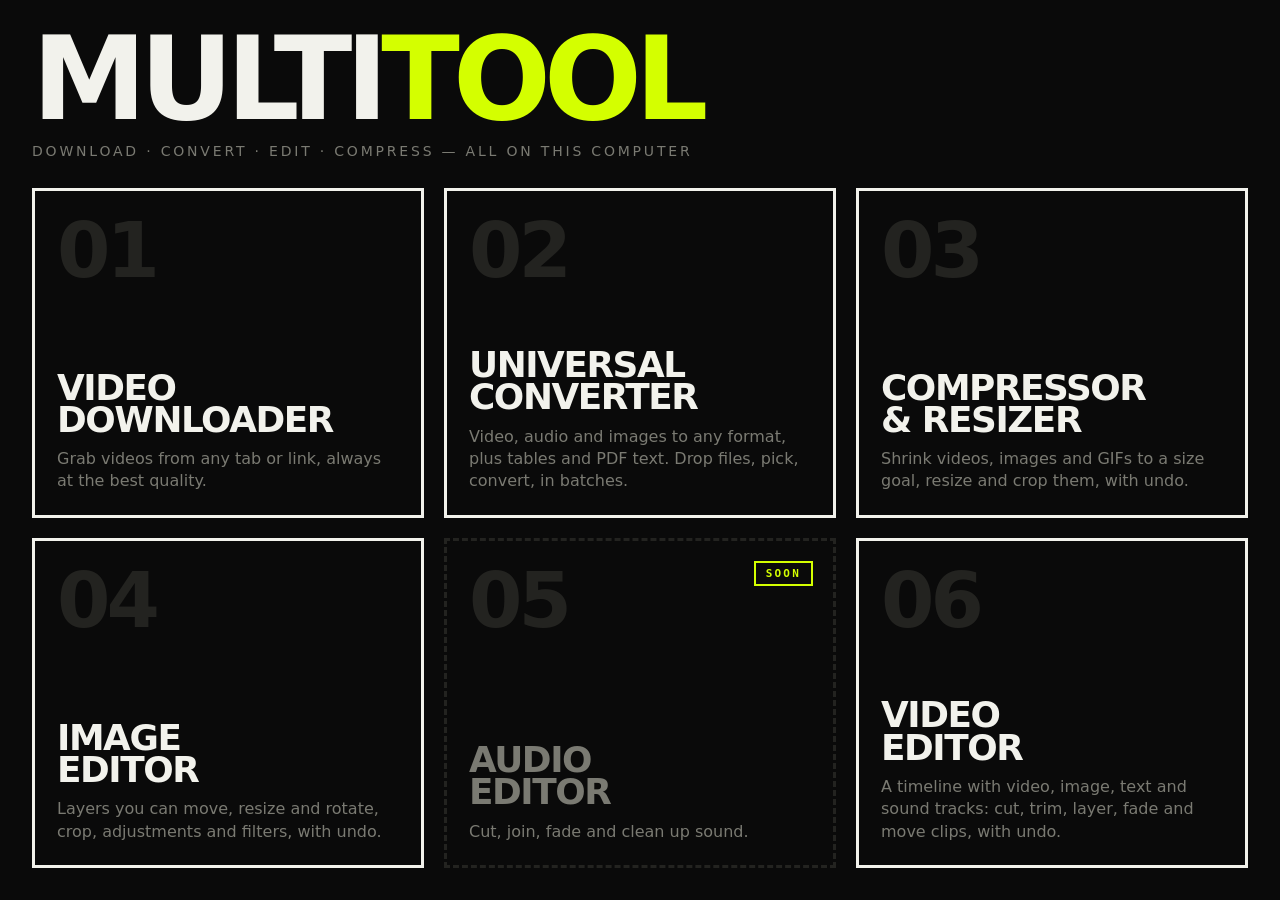
<file: index.html>
<!doctype html>
<html lang="en">
<head>
<meta charset="utf-8">
<meta name="viewport" content="width=device-width,initial-scale=1">
<title>Multitool</title>
<link rel="icon" href="data:,">
<link rel="stylesheet" href="/style.css">
</head>
<body class="home">
  <header>
    <h1>Multi<span>tool</span></h1>
    <p class="tag">Download · convert · edit · compress — all on this computer</p>
  </header>

  <nav class="tools" aria-label="Tools">
    <a class="tool" href="/downloader">
      <strong>Video<br>downloader</strong>
      <p>Grab videos from any tab or link, always at the best quality.</p>
    </a>
    <a class="tool" href="/converter">
      <strong>Universal<br>converter</strong>
      <p>Video, audio and images to any format, plus tables and PDF text. Drop files, pick, convert, in batches.</p>
    </a>
    <a class="tool" href="/compressor">
      <strong>Compressor<br>&amp; resizer</strong>
      <p>Shrink videos, images and GIFs to a size goal, resize and crop them, with undo.</p>
    </a>
    <a class="tool" href="/image">
      <strong>Image<br>editor</strong>
      <p>Layers you can move, resize and rotate, crop, adjustments and filters, with undo.</p>
    </a>
    <div class="tool soon">
      <span class="soon-tag">Soon</span>
      <strong>Audio<br>editor</strong>
      <p>Cut, join, fade and clean up sound.</p>
    </div>
    <a class="tool" href="/editor">
      <strong>Video<br>editor</strong>
      <p>A timeline with video, image, text and sound tracks: cut, trim, layer, fade and move clips, with undo.</p>
    </a>
  </nav>
</body>
</html>
</file>
<file: style.css>
/* Multitool: the look every page shares */
:root { --bg:#0a0a0a; --fg:#f2f2ec; --acc:#d4ff00; --mut:#7a7a72; --line:#232320; --err:#ff4d3d; }
* { box-sizing:border-box; margin:0; }
[hidden] { display:none !important; }  /* else a display rule (flex, block…) wins over the attribute */
body { background:var(--bg); color:var(--fg); font:16px/1.4 system-ui,"Segoe UI",sans-serif;
       max-width:1100px; margin:auto; padding:clamp(16px,4vw,56px); }
h1 { font-size:clamp(56px,13vw,168px); font-weight:900; letter-spacing:-.06em; line-height:.82; text-transform:uppercase; }
h1 span { color:var(--acc); }
.tag { margin-top:16px; color:var(--mut); font-size:14px; letter-spacing:.2em; text-transform:uppercase; }
.back { display:inline-block; margin-bottom:28px; color:var(--mut); text-decoration:none;
        font:700 13px/1 ui-monospace,Consolas,monospace; letter-spacing:.15em; text-transform:uppercase; }
.back:hover { color:var(--acc); }

form { display:flex; margin-top:40px; border:3px solid var(--fg); }
form input { flex:1; min-width:0; background:none; border:0; color:inherit; font:inherit;
             font-size:clamp(18px,2.4vw,26px); padding:20px; }
form input::placeholder { color:var(--mut); }
form textarea { flex:1; min-width:0; padding:20px; border:0; background:none; color:inherit; font:inherit; font-size:clamp(18px,2.4vw,26px);
                resize:none; field-sizing:content; max-height:9em; }  /* grows with the links pasted in */
form textarea::placeholder { color:var(--mut); }
form:focus-within { border-color:var(--acc); }
button { background:var(--acc); color:#000; border:0; font:inherit; font-weight:900; text-transform:uppercase;
         letter-spacing:.06em; padding:0 28px; cursor:pointer; }
button:hover { filter:brightness(1.1); }
button:disabled { opacity:.5; cursor:progress; }
button.alt { background:none; color:var(--acc); box-shadow:inset 0 0 0 2px var(--acc); }  /* the second of a pair */
button.alt:hover { background:var(--acc); color:#000; filter:none; }
button.x { background:none; color:var(--fg); border:2px solid var(--line); padding:0 16px; }
button.x:hover { border-color:var(--err); color:var(--err); filter:none; }
:focus-visible { outline:3px solid var(--acc); outline-offset:3px; }
form input:focus-visible { outline:none; }

.saveto { display:flex; flex-wrap:wrap; align-items:center; gap:6px 12px; margin-top:14px;
          font:13px/1.4 ui-monospace,Consolas,monospace; color:var(--mut); }
.out { color:var(--fg); overflow-wrap:anywhere; }
.pick { padding:6px 12px; font-size:11px; background:none; color:var(--acc); border:2px solid var(--acc); }
.pick:hover { background:var(--acc); color:#000; filter:none; }

progress { display:block; width:100%; height:8px; margin-top:8px; border:0; appearance:none; background:var(--line); }
progress::-webkit-progress-bar { background:var(--line); }
progress::-webkit-progress-value { background:var(--acc); transition:width .4s; }
progress::-moz-progress-bar { background:var(--acc); }
.status { min-height:1.4em; margin-top:10px; font:13px/1.4 ui-monospace,Consolas,monospace; color:var(--mut);
          overflow-wrap:anywhere; }
.live { color:var(--fg); } .ok { color:var(--acc); } .err { color:var(--err); }
.link { margin-left:8px; padding:0; background:none; color:var(--acc); font:inherit; letter-spacing:normal;
        text-transform:none; text-decoration:underline; text-underline-offset:3px; }
.link:hover { filter:none; color:var(--fg); }

h2 { display:flex; align-items:center; gap:10px; margin:64px 0 12px; font-size:14px; letter-spacing:.2em;
     text-transform:uppercase; color:var(--mut); }
h2::before { content:""; width:10px; height:10px; background:var(--acc); border-radius:50%; animation:pulse 1.6s infinite; }
h2.still::before { animation:none; }
@keyframes pulse { 50% { opacity:.2; } }
@media (prefers-reduced-motion:reduce) { h2::before { animation:none; } progress::-webkit-progress-value { transition:none; } }

ol { list-style:none; padding:0; border-top:3px solid var(--fg); }
li { display:grid; grid-template-columns:auto auto 1fr auto; gap:20px; align-items:center; padding:16px 0;
     border-bottom:1px solid var(--line); }
li > b { min-width:1.3em; font-size:28px; font-weight:900; color:var(--mut); font-variant-numeric:tabular-nums; }
li:first-child > b { color:var(--acc); }
.thumb, .kind { position:relative; width:160px; aspect-ratio:16/9; background:var(--line); overflow:hidden; }
.thumb img { display:block; width:100%; height:100%; object-fit:cover; }
.badge { position:absolute; left:6px; bottom:6px; padding:3px 6px; background:rgba(0,0,0,.8); color:#fff;
         font:700 11px/1 ui-monospace,Consolas,monospace; font-style:normal; }
.badge:empty { display:none; }
.t { font-weight:700; overflow:hidden; text-overflow:ellipsis; white-space:nowrap; }
li > div { min-width:0; }
li .status { margin-top:6px; }
.acts { display:flex; gap:8px; }
li button { padding:14px 22px; }
li button.x { padding:14px 16px; }
.empty { display:block; color:var(--mut); padding:28px 0; }

/* shared by the editors and the compressor: preview, crop box, selection frame */
.stage { position:relative; margin:0 auto; background:#000; overflow:hidden; }  /* the canvas */
.view { position:absolute; overflow:hidden; cursor:crosshair; touch-action:none; user-select:none; }
.media { position:absolute; max-width:none; pointer-events:none; }
.sel { position:absolute; outline:2px solid var(--acc); cursor:move; touch-action:none; user-select:none; }  /* the picture, in Move mode */
.sel i { position:absolute; width:14px; height:14px; margin:-7px; background:#fff; border:2px solid var(--acc); border-radius:50%; }
.sel i[data-s=nw] { left:0; top:0; cursor:nwse-resize; } .sel i[data-s=se] { left:100%; top:100%; cursor:nwse-resize; }
.sel i[data-s=ne] { left:100%; top:0; cursor:nesw-resize; } .sel i[data-s=sw] { left:0; top:100%; cursor:nesw-resize; }
.spin { position:absolute; left:50%; top:-30px; width:16px; height:16px; margin-left:-8px; background:var(--acc); border-radius:50%; cursor:grab; }
.spin::after { content:""; position:absolute; left:7px; top:16px; width:2px; height:14px; background:var(--acc); }  /* stalk down to the frame */
.box { position:absolute; border:2px solid var(--acc); box-shadow:0 0 0 100vmax rgba(0,0,0,.55); cursor:move; }
.box i { position:absolute; width:14px; height:14px; background:var(--acc); }
.box i[data-h=nw] { left:-8px; top:-8px; cursor:nwse-resize; } .box i[data-h=se] { right:-8px; bottom:-8px; cursor:nwse-resize; }
.box i[data-h=ne] { right:-8px; top:-8px; cursor:nesw-resize; } .box i[data-h=sw] { left:-8px; bottom:-8px; cursor:nesw-resize; }
.strip { display:block; width:100%; height:100%; }
.time { font:13px/1.4 ui-monospace,Consolas,monospace; color:var(--mut); }
.hint { margin-top:6px; color:var(--mut); font-size:13px; }
.fields { display:flex; flex-wrap:wrap; gap:8px 14px; margin-top:12px; }
.chips button[aria-pressed="true"] { background:var(--acc); border-color:var(--acc); color:#000; }
/* image editor: a full-window app, Photoshop-style (tools left, panels and layers right) */
body.app { max-width:none; height:100vh; padding:0; display:grid; grid-template-rows:auto auto 1fr auto; grid-template-columns:minmax(0,1fr); overflow:hidden; }
:where(.app) button { padding:7px 11px; background:none; color:var(--fg); border:2px solid var(--line);
                      font:700 11px/1 ui-monospace,Consolas,monospace; letter-spacing:.06em; }
:where(.app) button:hover { border-color:var(--acc); filter:none; }
:where(.app) button[aria-pressed="true"], .app .pickcolor[aria-pressed="true"] { background:var(--acc); border-color:var(--acc); color:#000; }
.app button.go { background:var(--acc); border-color:var(--acc); color:#000; padding:8px 18px; }
.app button:disabled { opacity:.35; cursor:default; }
.bar { display:flex; flex-wrap:wrap; align-items:center; gap:8px; padding:8px 14px; border-bottom:2px solid var(--line); }
.bar .back { margin:0 6px 0 0; }
.app-name, .start-title { font-weight:900; letter-spacing:-.03em; text-transform:uppercase; }
.app-name { margin-right:8px; font-size:18px; }
.app-name span, .start-title span { color:var(--acc); }
.grow { flex:1; }
.bar .chips, .options .chips { margin:0; }
.bar .saveto { margin:0; }
.bar .out { display:inline-block; max-width:170px; overflow:hidden; text-overflow:ellipsis; white-space:nowrap; vertical-align:bottom; }
.options .slide, .app .options .slide { width:210px; margin:0; grid-template-columns:auto 1fr 2.6em; }
.options textarea { width:min(320px,30vw); min-height:30px; padding:5px 7px; border:2px solid var(--line); background:#111; color:var(--fg); font:13px system-ui,sans-serif; resize:vertical; }
.options textarea:focus { border-color:var(--acc); outline:none; }
.curve { display:block; width:100%; max-width:256px; aspect-ratio:1; margin-top:6px; background:#111; border:2px solid var(--line); cursor:crosshair; touch-action:none; }
.hist { max-height:240px; margin:0; padding:0; overflow-y:auto; list-style:none; border:0; }
.hist li { display:block; padding:4px 8px; border:0; cursor:pointer; font:12px ui-monospace,Consolas,monospace; }
.hist li:hover { background:#1d1f14; } .hist li.on { background:var(--acc); color:#000; } .hist li.future { color:var(--mut); }
.app .bar .slide { width:150px; margin:0; grid-template-columns:auto 1fr 2.4em; }
.zoom { display:inline-flex; }
.zoom button { min-width:34px; }
#zoom-fit { min-width:64px; }
.filebtn, .pickcolor { position:relative; display:inline-flex; align-items:center; padding:7px 11px; border:2px solid var(--line); cursor:pointer;
                       font:700 11px/1 ui-monospace,Consolas,monospace; letter-spacing:.06em; text-transform:uppercase; }
.filebtn:hover, .pickcolor:hover { border-color:var(--acc); }
.filebtn input, .pickcolor input { position:absolute; width:1px; height:1px; opacity:0; }
.options { display:flex; align-items:center; min-height:46px; padding:6px 14px; border-bottom:2px solid var(--line);
           font:12px ui-monospace,Consolas,monospace; color:var(--mut); }
.options > div { display:flex; flex-wrap:wrap; align-items:center; gap:8px 14px; }
.app label { display:inline-flex; align-items:center; gap:6px; font:12px ui-monospace,Consolas,monospace; }
.app input[type=number], .app select, .app .rename, #nd-name { width:76px; padding:5px 7px; border:2px solid var(--line); background:#111;
                                                               color:var(--fg); font:12px ui-monospace,Consolas,monospace; }
.app input[type=number]:focus, .app select:focus, .app .rename:focus { border-color:var(--acc); outline:none; }
.app select { width:auto; }
.app input[type=color] { width:40px; height:28px; padding:0; border:2px solid var(--line); background:none; }
.desk { display:grid; grid-template-columns:118px minmax(0,1fr) 6px var(--side,330px); grid-template-rows:minmax(0,1fr); min-height:0; }  /* the middle shrinks, never the panel */
.splitter { cursor:col-resize; background:var(--line); touch-action:none; }
.splitter:hover, .splitter.on, .splitter:focus-visible { background:var(--acc); outline:none; }
.toolbox { display:flex; flex-direction:column; align-items:stretch; gap:3px; min-height:0; padding:6px 7px; overflow:hidden auto;
           scrollbar-width:thin; border-right:2px solid var(--line); }
.toolbox button[data-t] { flex:none; display:flex; justify-content:space-between; align-items:center; height:29px; padding:0 8px; text-transform:uppercase; }
.toolbox kbd { color:var(--mut); font:inherit; font-weight:400; }
.toolbox button[aria-pressed="true"] kbd { color:#000; }
.swatches { position:relative; flex:none; width:38px; height:48px; margin-top:6px; }
.sw { position:absolute; width:26px; height:26px; border:2px solid #fff; box-shadow:0 0 0 1px #000; cursor:pointer; }
.sw.fg { left:0; top:0; z-index:1; } .sw.bg { left:12px; top:16px; }
.sw input { position:absolute; width:1px; height:1px; opacity:0; }
.toolbox #swap { flex:none; height:26px; padding:0; font-size:14px; }
.work { position:relative; overflow:hidden; background:#2f2f35; touch-action:none; user-select:none; }
.work.over { box-shadow:inset 0 0 0 3px var(--acc); }
.work[data-tool=crop], .work[data-tool=marquee], .work[data-tool=lasso], .work[data-tool=wand], .work[data-tool=brush], .work[data-tool=eraser],
.work[data-tool=bucket], .work[data-tool=gradient], .work[data-tool=eyedropper], .work[data-tool=shape] { cursor:crosshair; }
.work[data-tool=text] { cursor:text; }
.ring { position:absolute; border:1px solid #fff; border-radius:50%; box-shadow:0 0 0 1px rgba(0,0,0,.6); transform:translate(-50%,-50%); pointer-events:none; } .work[data-tool=hand] { cursor:grab; } .work[data-tool=zoom] { cursor:zoom-in; }
.paper { position:absolute; background:repeating-conic-gradient(#d6d6d6 0 25%, #fff 0 50%) 0 0/20px 20px;
         box-shadow:0 10px 40px rgba(0,0,0,.55); }  /* see-through shows as a checkerboard */
.work #canvas { position:absolute; inset:0; width:100%; height:100%; pointer-events:none; }
.crop-area { position:absolute; overflow:hidden; pointer-events:none; }
.crop-area .box { pointer-events:auto; }
.sel.locked { outline-style:dashed; cursor:default; }
.sel.locked i, .sel.locked .spin { display:none; }
.start { position:absolute; inset:0; display:none; flex-direction:column; align-items:center; justify-content:center; gap:26px; padding:24px; }
.nodoc .start { display:flex; }
.nodoc .paper, .nodoc .sel, .nodoc .crop-area { display:none; }
.start-title { font-size:clamp(48px,8vw,110px); line-height:.85; }
.start-btns { display:flex; flex-wrap:wrap; justify-content:center; gap:14px; }
.start-btns button, .start-btns .filebtn { padding:16px 24px; font-size:14px; }
.dropzone { width:min(600px,100%); padding:48px 20px; border:3px dashed var(--line); color:var(--mut); text-align:center; }
.work.over .dropzone { border-color:var(--acc); color:var(--acc); }
.side { min-width:0; display:grid; grid-template-rows:minmax(0,1fr) minmax(300px,48%); min-height:0; border-left:2px solid var(--line); }
.side-top { min-height:0; overflow-y:auto; }  /* the panels scroll; the layers stay in view, like Photoshop */
.side details { border-bottom:2px solid var(--line); }
.side summary, .layers-panel h3 { padding:10px 14px; color:var(--mut); cursor:pointer;
                                  font:700 11px/1.2 ui-monospace,Consolas,monospace; letter-spacing:.15em; text-transform:uppercase; }
.side summary:hover { color:var(--fg); }
.pane { padding:0 14px 14px; }
.pane .fields, .pane .chips { margin-top:10px; }
.pane .hint { margin-top:10px; font-size:12px; }
.layers-panel { display:flex; flex-direction:column; min-height:0; border-top:2px solid var(--line); }
.layer-top { display:flex; flex-direction:column; gap:8px; padding:0 14px 8px; }
.layer-top .slide { margin:0; }
.layers { flex:1; margin:0; padding:0 8px; overflow-y:auto; border:0; }
.layers li { display:flex; align-items:center; gap:8px; margin:0 0 4px; padding:4px 6px; border:2px solid transparent; background:#151514;
             cursor:pointer; font:12px ui-monospace,Consolas,monospace; }
.layers li.on { border-color:var(--acc); background:#1d1f14; }
.layers li.above { box-shadow:0 -3px 0 var(--acc); } .layers li.below { box-shadow:0 3px 0 var(--acc); }
.layers li.dragging { opacity:.4; }
.layers .eye { flex:none; width:28px; height:28px; padding:0; border:0; font-size:14px; }
.layers .lt { flex:none; width:44px; height:44px; object-fit:contain; background:repeating-conic-gradient(#bbb 0 25%, #fff 0 50%) 0 0/10px 10px; }
.layers li { min-width:0; }
.layers .kind { color:var(--acc); font-weight:700; }
.layers .lk { flex:none; padding:2px 5px; border:1px solid var(--mut); color:var(--mut); font-size:10px; text-transform:uppercase; }
.layers .name { min-width:0; flex:1; overflow:hidden; text-overflow:ellipsis; white-space:nowrap; }
.layers .rename { flex:1; width:auto; }
.layer-btns { display:flex; flex-wrap:wrap; gap:6px; padding:8px; border-top:2px solid var(--line); }
.status-bar .zoom button { padding:4px 8px; }
.status-bar { display:flex; flex-wrap:wrap; align-items:center; gap:6px 18px; padding:6px 14px; border-top:2px solid var(--line);
              font:12px ui-monospace,Consolas,monospace; color:var(--mut); }
.status-bar .status, .status-bar .saveto { margin:0; min-height:0; }
.newdoc { width:min(560px,94vw); margin:auto; padding:24px; border:3px solid var(--acc); background:var(--bg); color:var(--fg); }
.newdoc::backdrop { background:rgba(0,0,0,.7); }
.newdoc form, .newdoc form:focus-within { display:block; margin:0; border:0; }  /* not the downloader's link bar */
.app .layers .eye[aria-pressed] { background:none; color:var(--fg); }
.newdoc h3 { margin-bottom:14px; font-size:24px; font-weight:900; text-transform:uppercase; }
.newdoc .fields, .newdoc .chips, .newdoc .hint { margin-top:14px; }
.newdoc #nd-name { width:260px; }
.newdoc .acts { justify-content:flex-end; margin-top:20px; }
.slide, .app .slide { display:grid; grid-template-columns:7.5em 1fr 3.2em; align-items:center; gap:10px; margin-top:10px;
                        font:12px ui-monospace,Consolas,monospace; }
.slide input { width:100%; accent-color:var(--acc); }
.slide output { text-align:right; color:var(--mut); }

/* video editor: a full-window timeline editor (preview and panels on top, tracks across the bottom) */
body.app.video { grid-template-rows:auto minmax(0,1fr) 6px var(--tl,300px) auto; }
.vdesk { display:grid; grid-template-columns:minmax(0,1fr) 6px var(--side,330px); grid-template-rows:minmax(0,1fr); min-height:0; }
.side.single { grid-template-rows:minmax(0,1fr); }
.video .paper { background:#000; }
.nomedia .start { display:flex; }
.nomedia .paper, .nomedia .sel { display:none; }
.hsplit { cursor:row-resize; background:var(--line); touch-action:none; }
.hsplit:hover, .hsplit.on, .hsplit:focus-visible { background:var(--acc); outline:none; }
.tl { display:flex; flex-direction:column; min-width:0; min-height:0; }
.tl-bar { display:flex; flex-wrap:wrap; align-items:center; gap:8px; padding:6px 10px; border-bottom:2px solid var(--line); }
.app .tl-bar .slide { width:200px; margin:0; grid-template-columns:auto 1fr 3em; }
.tl-bar .time { min-width:150px; font:13px ui-monospace,Consolas,monospace; }
.tl-scroll { position:relative; flex:1; overflow:auto; }
.tl-grid { position:relative; min-height:100%; }
.tl-row { display:flex; height:56px; border-bottom:1px solid var(--line); }
.tl-row.audio { height:44px; }
.tl-row.ruler-row { position:sticky; top:0; z-index:6; height:26px; background:var(--bg); }
.thead { position:sticky; left:0; z-index:5; flex:none; display:flex; align-items:center; gap:4px; width:156px; padding:0 6px;
         background:#111; border-right:2px solid var(--line); font:12px ui-monospace,Consolas,monospace; }
.thead b { min-width:24px; }
.app .thead .tb { padding:3px 5px; font-size:10px; }
.lane { position:relative; flex:1; }
.ruler { position:relative; flex:1; background:repeating-linear-gradient(to right, #3a3a36 0 1px, transparent 1px var(--minor)) bottom / 100% 6px no-repeat; cursor:pointer; }
.ruler span { position:absolute; top:0; bottom:0; padding:3px 4px; border-left:1px solid #5a5a54; color:var(--mut); font:10px ui-monospace,Consolas,monospace; }
.clip { position:absolute; top:4px; bottom:4px; display:flex; align-items:center; padding:0 10px; overflow:hidden; background:#24426e; border:2px solid #3b62a0;
        color:#fff; font:11px ui-monospace,Consolas,monospace; white-space:nowrap; cursor:grab; touch-action:none; }
.clip.image { background:#4b3468; border-color:#7255a0; }
.clip.audio { background:#235a3e; border-color:#3a8d62; }
.clip.on { border-color:var(--acc); box-shadow:0 0 0 1px var(--acc); }
.clip span { overflow:hidden; text-overflow:ellipsis; pointer-events:none; }
.clip.muted span::after { content:" · muted"; color:#ffb3a6; }
.edge { position:absolute; top:0; bottom:0; width:9px; cursor:ew-resize; }
.edge.l { left:0; } .edge.r { right:0; }
.clip.on .edge { background:rgba(212,255,0,.4); }
.playhead { position:absolute; top:0; bottom:0; z-index:4; width:2px; margin-left:-1px; background:#ff3b3b; pointer-events:none; }
.bin { margin:0; padding:0; list-style:none; border:0; }
.bin li { display:grid; grid-template-columns:1fr auto; gap:2px 8px; margin-top:6px; padding:6px 8px; border:2px solid var(--line); background:#151514;
            cursor:grab; font:12px ui-monospace,Consolas,monospace; }
.bin .name { overflow:hidden; text-overflow:ellipsis; white-space:nowrap; }
.bin .meta { grid-column:1; color:var(--mut); font-size:11px; }
.bin .add { grid-row:1 / 3; grid-column:2; align-self:center; }
.status-bar progress { width:200px; margin:0; }

/* full-window pages: home, downloader, converter (top bar, content filling the window, status bar) */
body.home { max-width:none; height:100vh; min-height:560px; padding:clamp(16px,2.5vw,36px); display:grid; grid-template-rows:auto 1fr; gap:clamp(16px,2vw,28px); }
.home h1 { font-size:clamp(56px,9vw,150px); }
.home .tools { margin:0; grid-template-columns:repeat(3,1fr); grid-auto-rows:minmax(150px,1fr); }  /* 2 rows of 3 */
@media (max-width:760px) { .home .tools { grid-template-columns:1fr; } }
.home .tool { min-height:0; padding:22px; }
.home .tool strong { font-size:clamp(26px,2.8vw,52px); }
.home .tools { counter-reset:tool; }
.home .tool::before { counter-increment:tool; content:"0" counter(tool); margin-bottom:auto; color:var(--line); font:900 clamp(48px,6vw,110px)/1 system-ui,"Segoe UI",sans-serif; letter-spacing:-.05em; transition:color .15s; }
.home .tool:hover::before { color:var(--fg); }
body.page { max-width:none; height:100vh; padding:0; display:grid; grid-template-rows:auto minmax(0,1fr) auto; grid-template-columns:minmax(0,1fr); overflow:hidden; }
.page .bar .tag { margin:0 8px 0 0; font-size:11px; }
.page .bar form { flex:1; min-width:280px; margin:0; border-width:2px; }
.page .bar form input, .page .bar form textarea { padding:10px 14px; font-size:16px; line-height:1.4; }
.page .bar form button { padding:0 20px; }
.cols { display:grid; grid-template-columns:repeat(auto-fit,minmax(min(480px,100%),1fr)); grid-auto-rows:minmax(0,1fr); min-height:0; }
.col { min-width:0; min-height:0; overflow:auto; padding:0 clamp(16px,2vw,28px) 24px; }
#dl-section { border-right:2px solid var(--line); }
.col h2 { margin:18px 0 12px; }
.col > .setup { margin:18px 0 0; }
.pagemain { min-height:0; overflow:auto; padding:clamp(12px,1.5vw,24px) clamp(16px,2vw,28px); }
.pagemain:has(#files-section:not([hidden])) > .drop { display:none; }
.drop.big { display:flex; flex-direction:column; justify-content:center; align-items:center; gap:10px; min-height:100%; margin:0; text-align:center; }
.drop.big strong { font-size:clamp(34px,5vw,72px); }
.pagemain #files-section h2 { margin-top:0; }

/* compressor: a full-window app (preview, video strip, settings panel) */
body.app.comp { grid-template-rows:auto minmax(0,1fr) auto; }
.cdesk { display:grid; grid-template-columns:minmax(0,1fr) 6px var(--side,340px); grid-template-rows:minmax(0,1fr); min-height:0; }
.cmain { display:flex; flex-direction:column; min-width:0; min-height:0; }
.stagewrap { position:relative; flex:1; min-height:0; display:grid; place-items:center; padding:20px; background:#2f2f35; }
.comp .stage { margin:0; }
.app .cstart { position:absolute; inset:20px; place-self:stretch; min-height:0; background:var(--bg); font:16px/1.4 system-ui,"Segoe UI",sans-serif; }
.nofile .side-top { opacity:.4; pointer-events:none; }
.comp:not(.nofile) .cstart, .nofile .stage, .nofile .vbar { display:none; }
.vbar { display:flex; align-items:center; gap:12px; padding:8px 12px; border-top:2px solid var(--line); }
.vbar .time { min-width:110px; font:13px ui-monospace,Consolas,monospace; color:var(--mut); }
.stripwrap { position:relative; flex:1; height:52px; background:var(--line); cursor:pointer; touch-action:none; }

/* downloader: browser extension setup help */
.setup { margin-top:48px; padding:24px; border:3px solid var(--acc); }
.setup h3 { font-size:clamp(22px,3vw,30px); font-weight:900; letter-spacing:-.02em; text-transform:uppercase; }
.setup p { margin-top:10px; color:var(--mut); }
.step { display:flex; flex-wrap:wrap; align-items:center; gap:8px 12px; margin-top:16px; }
.step > b { display:grid; place-content:center; width:28px; height:28px; background:var(--acc); color:#000; font-weight:900; }
.step code { padding:4px 8px; background:var(--line); font:13px/1.4 ui-monospace,Consolas,monospace; overflow-wrap:anywhere; }

/* home: one tile per tool */
.tools { display:grid; grid-template-columns:repeat(auto-fit,minmax(min(380px,100%),1fr)); gap:20px; margin-top:56px; }
.tool { position:relative; display:flex; flex-direction:column; justify-content:flex-end; min-height:260px; padding:28px;
        border:3px solid var(--fg); color:inherit; text-decoration:none; }
.tool.soon { border-style:dashed; border-color:var(--line); color:var(--mut); }
.soon-tag { position:absolute; top:20px; right:20px; padding:5px 10px; border:2px solid var(--acc); color:var(--acc);
            font:700 11px/1 ui-monospace,Consolas,monospace; letter-spacing:.2em; text-transform:uppercase; }
.tool strong { display:block; margin-bottom:12px; font-size:clamp(34px,5vw,52px); font-weight:900; line-height:.9;
               letter-spacing:-.04em; text-transform:uppercase; }
.tool p { color:var(--mut); }
a.tool:hover, a.tool:focus-visible { background:var(--acc); border-color:var(--acc); color:#000; outline:none; }
a.tool:hover p, a.tool:focus-visible p { color:#000; }

/* converter */
.drop { position:relative; display:block; margin-top:40px; padding:56px 24px; border:3px dashed var(--fg);
        text-align:center; cursor:pointer; }
.drop strong { display:block; font-size:clamp(26px,4vw,44px); font-weight:900; letter-spacing:-.03em; text-transform:uppercase; }
.drop span { color:var(--mut); }
.drop:hover, .drop.over, .drop:focus-within { border-color:var(--acc); color:var(--acc); }
.drop input, .chips input { position:absolute; width:1px; height:1px; opacity:0; }
.kind { display:grid; place-content:center; text-align:center; font-size:30px; font-weight:900; text-transform:uppercase; }
.kind small { display:block; color:var(--mut); font:700 11px/1.6 ui-monospace,Consolas,monospace; letter-spacing:.2em; }
.kind.video { color:var(--acc); } .kind.audio { color:#7cf3ff; } .kind.image { color:#ff9ef0; }
.kind.table { color:#ffd166; } .kind.document { color:#ff8a5c; }
.info { margin-top:4px; color:var(--mut); font:13px/1.4 ui-monospace,Consolas,monospace; overflow-wrap:anywhere; }
.chips { display:flex; flex-wrap:wrap; gap:6px; margin-top:10px; }
.chips label, .chips button { position:relative; cursor:pointer; }
.chips span, .chips button { display:inline-block; padding:6px 10px; background:none; border:2px solid var(--line); color:var(--fg);
                             font:700 12px/1 ui-monospace,Consolas,monospace; letter-spacing:.04em; text-transform:none; }
.chips input:checked + span { background:var(--acc); border-color:var(--acc); color:#000; }
.chips input:focus-visible + span { outline:3px solid var(--acc); outline-offset:2px; }
.chips input:disabled + span { opacity:.4; cursor:default; }
.chips button:hover { border-color:var(--acc); filter:none; }
.batch { display:flex; flex-wrap:wrap; align-items:center; gap:12px 20px; padding:16px 0; border-bottom:1px solid var(--line); }
.batch > span { color:var(--mut); font:700 12px/1 ui-monospace,Consolas,monospace; letter-spacing:.15em; text-transform:uppercase; }
.batch .chips { flex:1; margin:0; }
.batch > button { padding:14px 22px; }

@media (max-width:600px) {
  li { grid-template-columns:auto auto 1fr; gap:12px; }
  li > b { font-size:20px; }
  .thumb, .kind { width:96px; }
  .kind { font-size:20px; }
  .acts { grid-column:1 / -1; justify-content:flex-end; }
}
.clip.linked span::before { content:"⛓ "; opacity:.7; }
.clip.mate { border-color:var(--acc); border-style:dashed; }
.adding { position:fixed; inset:0; z-index:50; display:grid; place-items:center; background:rgba(0,0,0,.55); }
.adding .card { width:min(580px,92vw); max-height:70vh; overflow:auto; padding:22px 24px; border:3px solid var(--acc); background:var(--bg); }
.adding h3 { margin-bottom:10px; font-size:22px; font-weight:900; text-transform:uppercase; }
.adding ol { margin:0; padding:0; list-style:none; border:0; }
.adding li { display:block; padding:10px 0; border-bottom:1px solid var(--line); font:12px/1.5 ui-monospace,Consolas,monospace; }
.adding li .n { display:block; overflow:hidden; text-overflow:ellipsis; white-space:nowrap; font-weight:700; }
.adding li .s { color:var(--mut); }
.adding li.ok .s { color:var(--acc); } .adding li.err .s { color:var(--err); }
.adding .acts { justify-content:flex-end; margin-top:16px; }
.clip.text { background-color:#6b4a1f; border-color:#b07b33; }
.clip.missing { background-color:#4a1616; border-color:var(--err); }
.clip span { text-shadow:0 1px 2px #000, 0 0 6px #000; }
.bin li.missing .meta { color:var(--err); }
.side textarea { width:100%; min-height:54px; padding:6px 8px; border:2px solid var(--line); background:#111; color:var(--fg); font:14px/1.4 system-ui,"Segoe UI",sans-serif; resize:vertical; }
.side textarea:focus { border-color:var(--acc); outline:none; }
.clip canvas.th { position:absolute; top:0; height:100%; pointer-events:none; }
.clip .fx { position:absolute; inset:0; pointer-events:none; }
.clip span, .clip .edge { position:relative; z-index:1; }
.clip .edge { position:absolute; }
.queue-pop { width:min(580px,92vw); margin:auto; padding:24px; border:3px solid var(--acc); background:var(--bg); color:var(--fg); }
.queue-pop::backdrop { background:rgba(0,0,0,.72); }
.queue-pop h3 { margin-bottom:12px; font-size:22px; font-weight:900; text-transform:uppercase; }
.queue-pop progress { height:10px; margin:4px 0 0; }
.queue-pop .bp-now { margin-top:14px; overflow:hidden; font-weight:700; text-overflow:ellipsis; white-space:nowrap; }  /* long names: one line */
.queue-pop .bp-count { margin-top:6px; color:var(--mut); font:13px/1.4 ui-monospace,Consolas,monospace; }
.bp-errors { max-height:30vh; margin:10px 0 0; padding:0; overflow:auto; list-style:none; border:0; }
.bp-errors li { display:block; padding:4px 0; border:0; color:var(--err); font:12px/1.4 ui-monospace,Consolas,monospace; overflow-wrap:anywhere; }
.queue-pop .acts { justify-content:flex-end; margin-top:18px; }
.queue-pop .acts button { padding:12px 20px; }
h2 .count { margin-left:auto; color:var(--mut); font:12px ui-monospace,Consolas,monospace; letter-spacing:normal; text-transform:none; }
</file>
